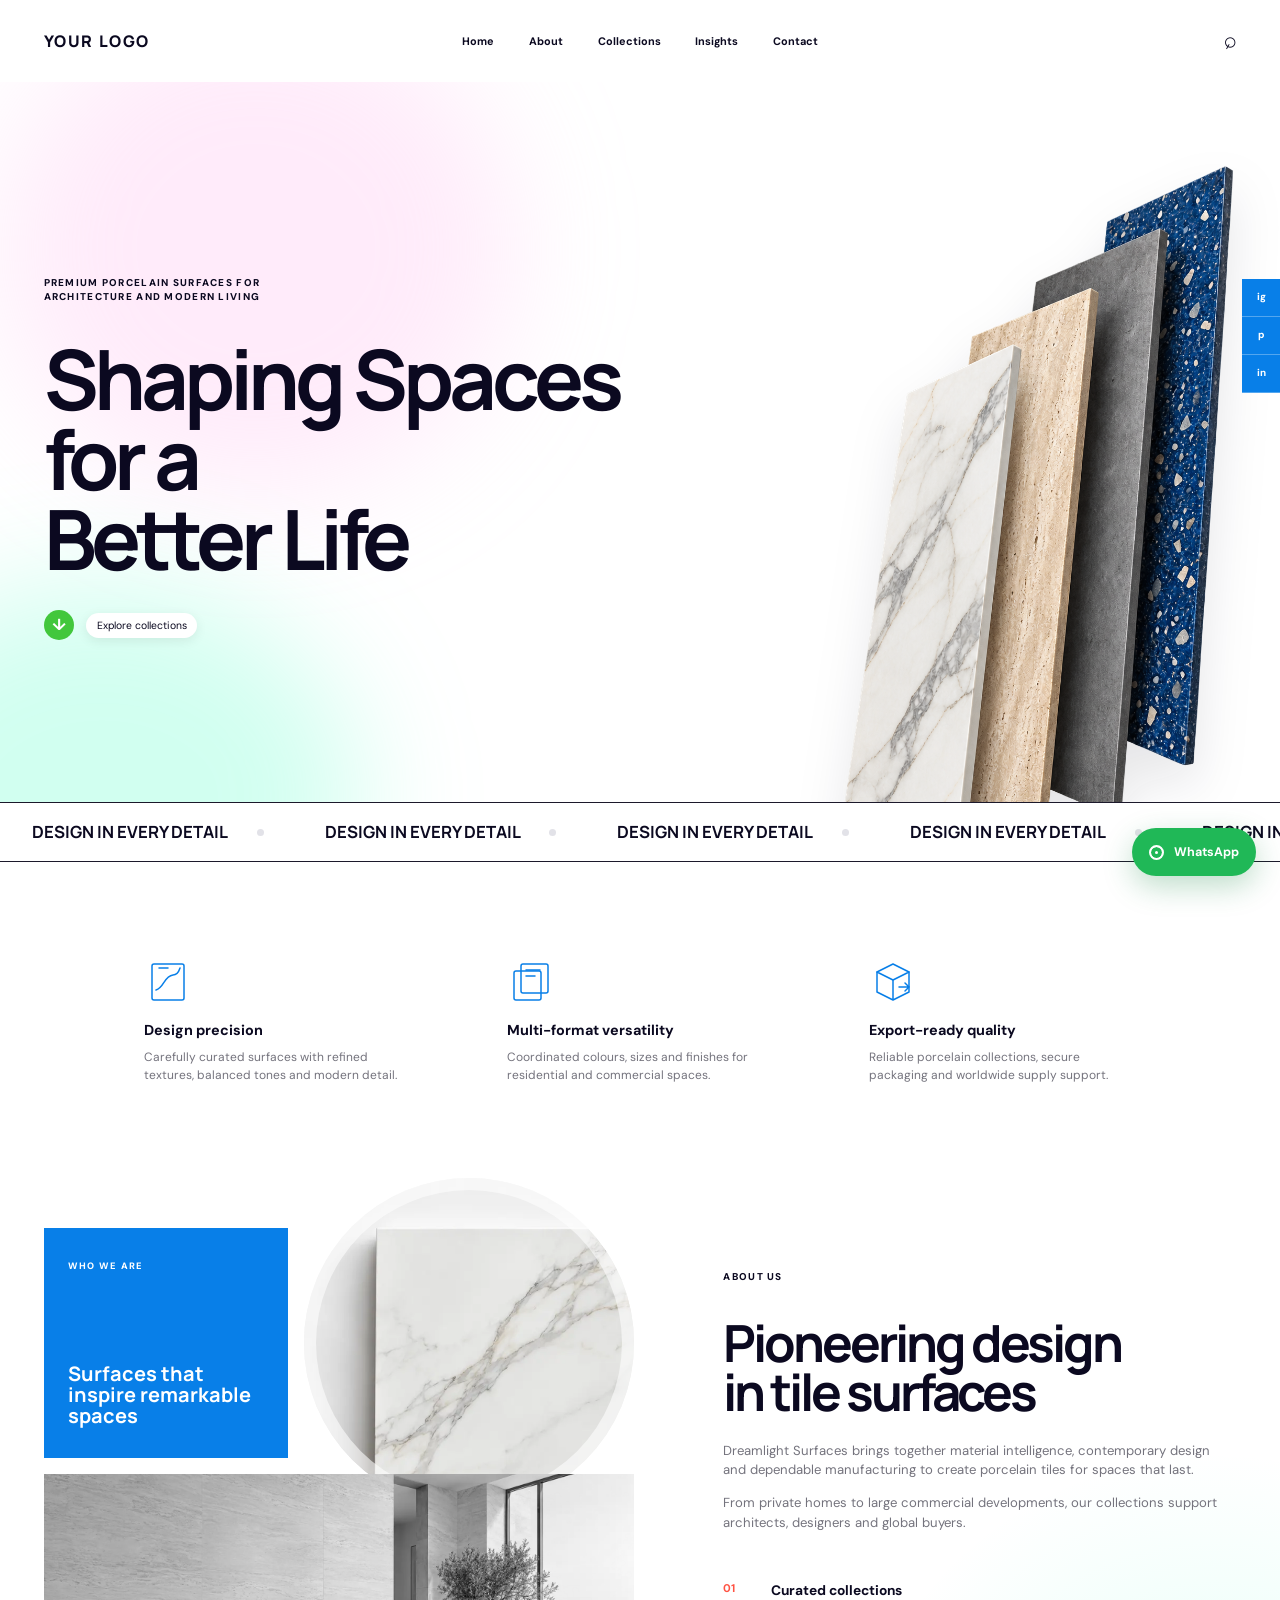
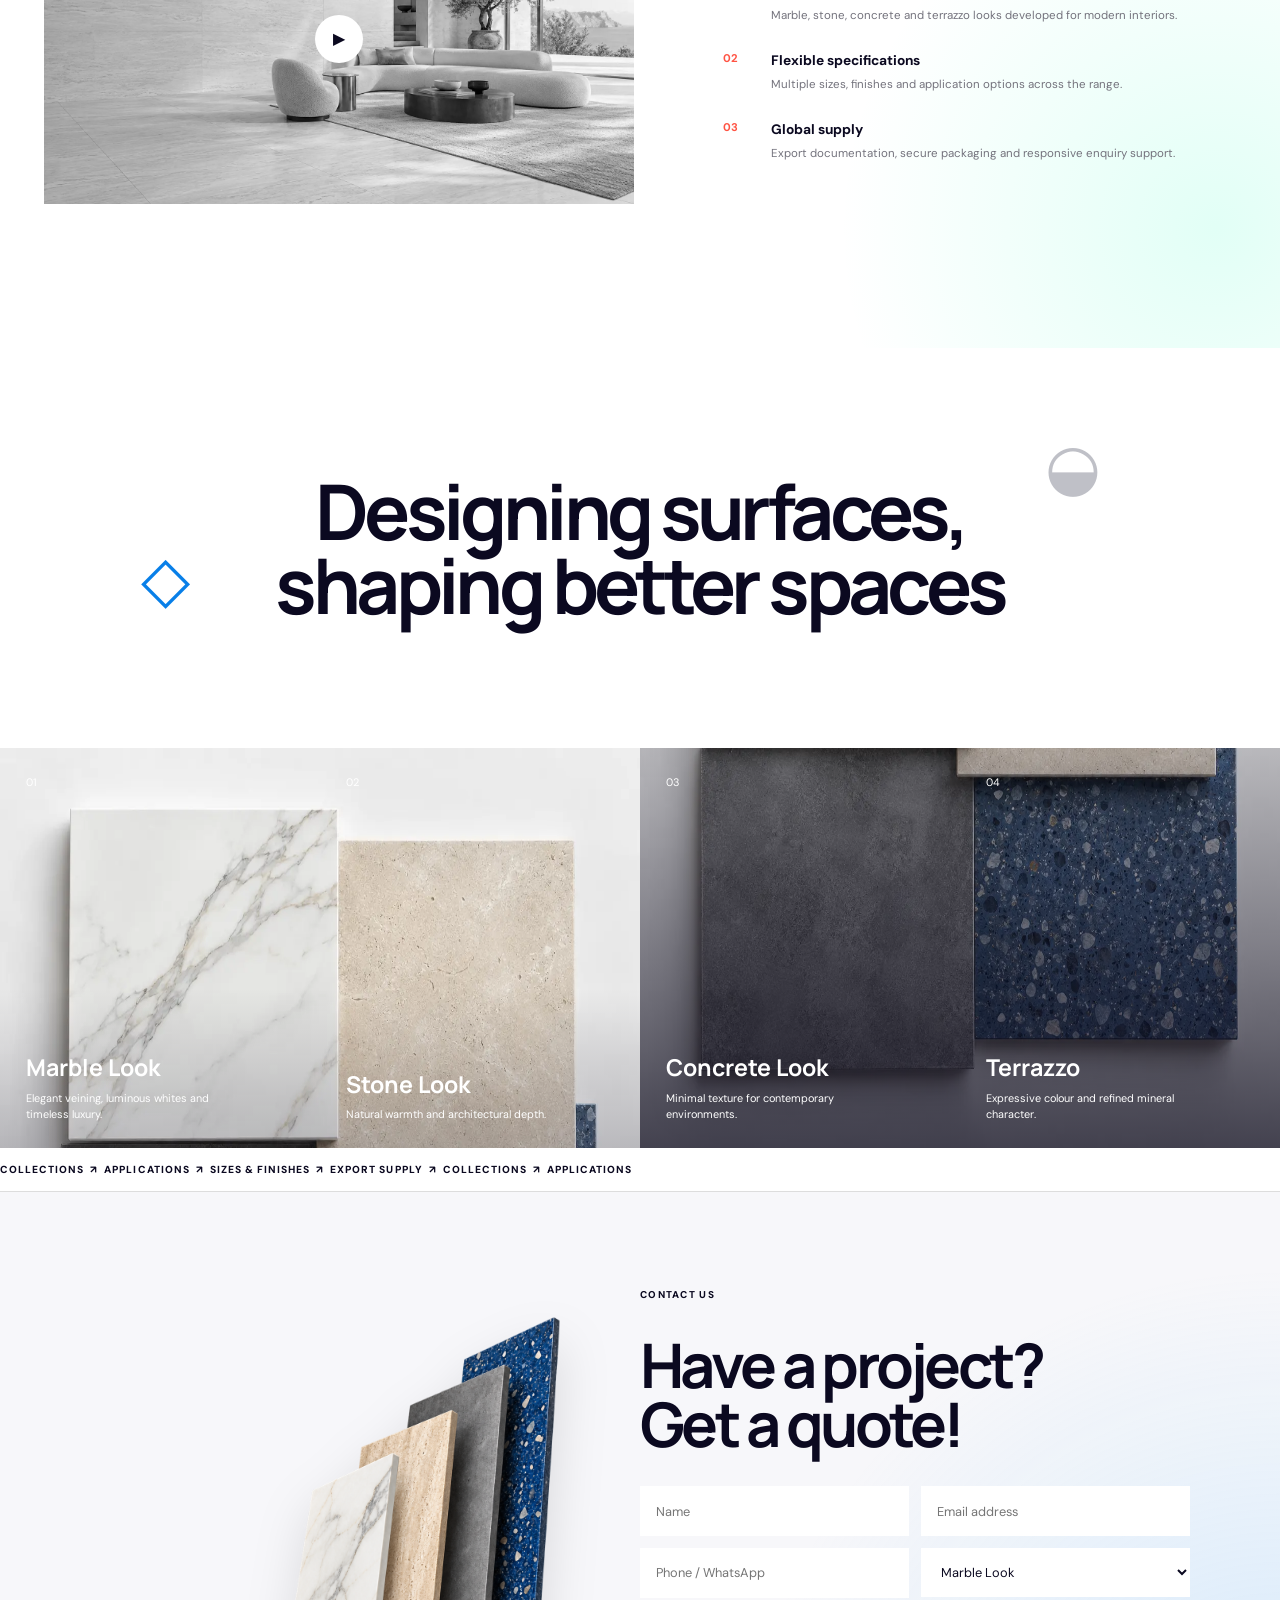
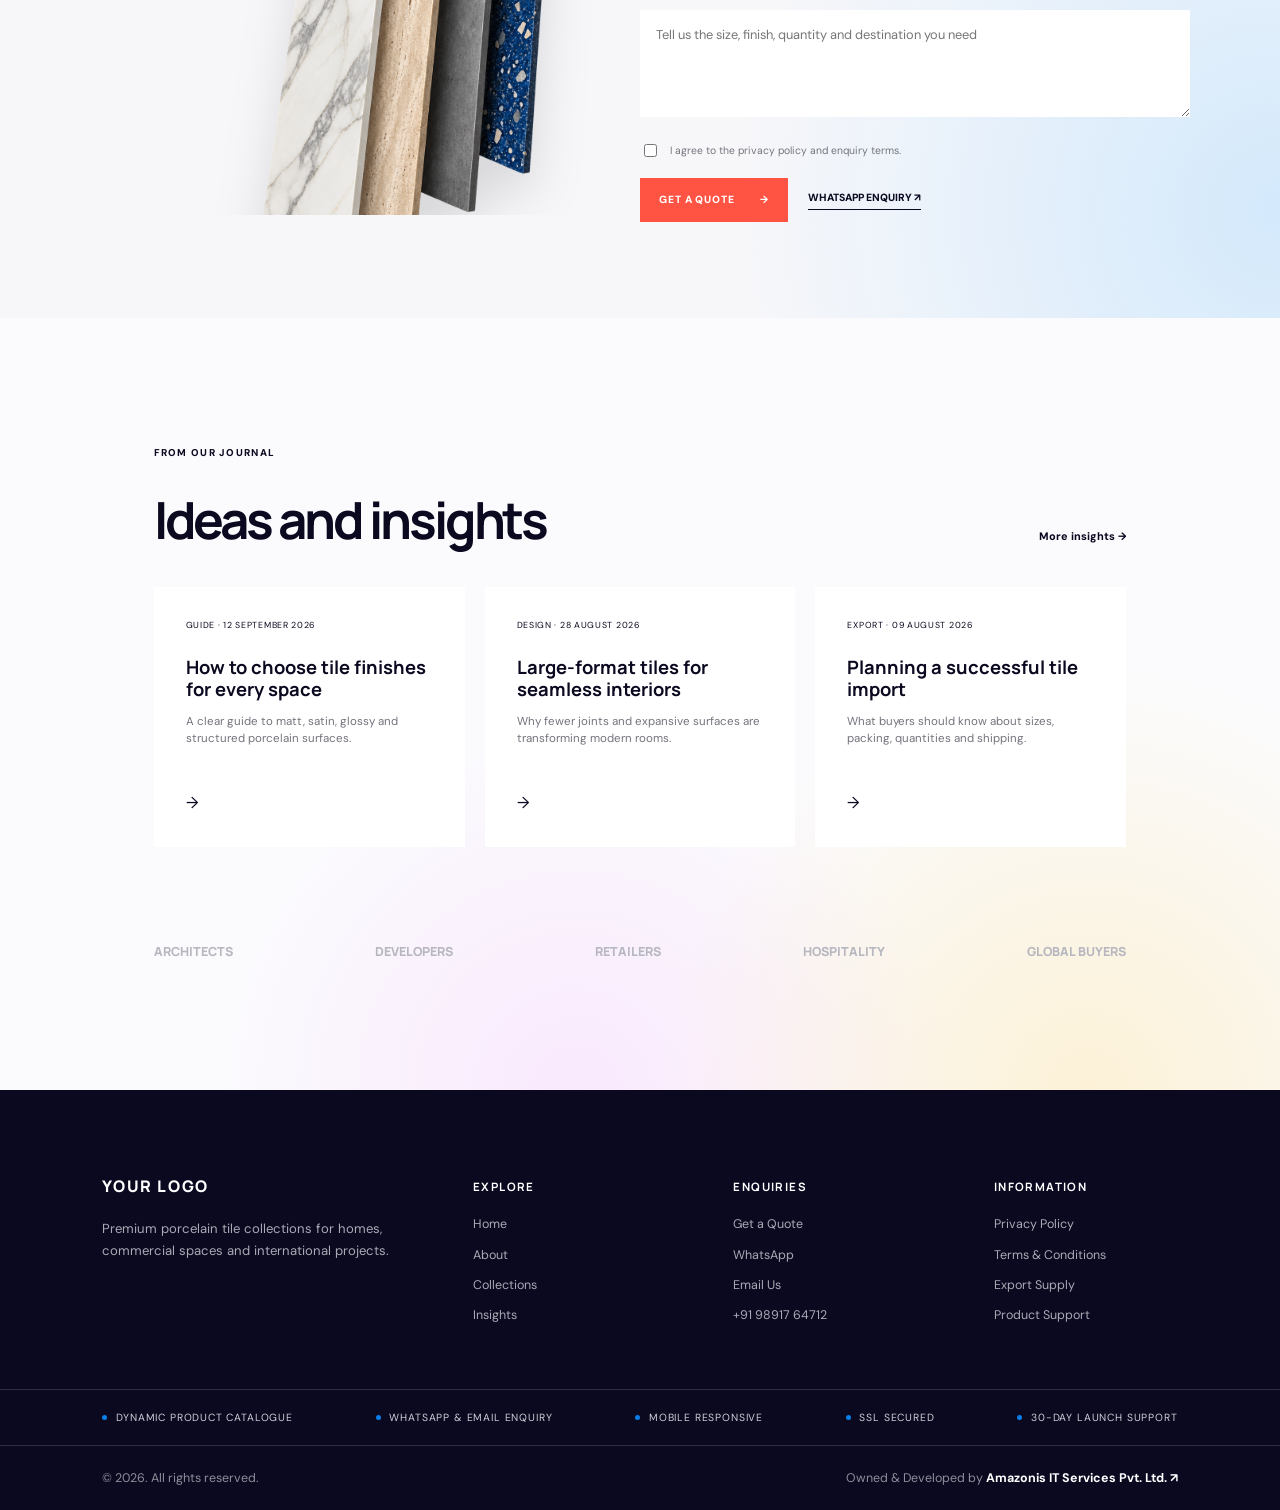
<file: index.html>
<!doctype html>
<html lang="en">
<head>
  <meta charset="UTF-8" />
  <meta name="viewport" content="width=device-width, initial-scale=1.0" />
  <meta name="description" content="Dreamlight Surfaces — premium porcelain tiles, architectural collections and export supply." />
  <title>Amazonis Technologies</title>
  <link rel="icon" href="./favicon.ico" sizes="any" />
  <link rel="preconnect" href="https://fonts.googleapis.com" />
  <link rel="preconnect" href="https://fonts.gstatic.com" crossorigin />
  <link href="https://fonts.googleapis.com/css2?family=DM+Sans:wght@400;500;600;700&family=Manrope:wght@500;600;700;800&display=swap" rel="stylesheet" />
  <link rel="stylesheet" href="./styles.css" />
</head>
<body>
  <a class="skip-link" href="#main">Skip to content</a>

  <header class="site-header" id="top">
    <a class="brand placeholder-logo" href="#top" aria-label="Home">YOUR LOGO</a>
    <nav class="desktop-nav" aria-label="Primary navigation">
      <a href="#top">Home</a><a href="#about">About</a><a href="#collections">Collections</a><a href="#insights">Insights</a><a href="#contact">Contact</a>
    </nav>
    <div class="header-tools">
      <a href="#contact" aria-label="Search collections" class="search-icon">⌕</a>
      <button class="menu-toggle" type="button" aria-label="Open menu" aria-expanded="false"><span></span><span></span></button>
    </div>
    <nav class="mobile-nav" aria-label="Mobile navigation"><a href="#top">Home</a><a href="#about">About</a><a href="#collections">Collections</a><a href="#insights">Insights</a><a href="#contact">Contact</a></nav>
  </header>

  <main id="main">
    <section class="hero" aria-labelledby="hero-title">
      <div class="hero-glow glow-pink"></div><div class="hero-glow glow-mint"></div>
      <div class="hero-copy reveal">
        <p class="overline">PREMIUM PORCELAIN SURFACES FOR<br />ARCHITECTURE AND MODERN LIVING</p>
        <h1 id="hero-title">Shaping Spaces<br />for a <span>Better Life</span></h1>
        <div class="hero-actions"><a class="round-arrow" href="#collections" aria-label="Explore collections">↓</a><a class="mini-link" href="#collections">Explore collections</a></div>
      </div>
      <div class="hero-object reveal"><img src="./assets/tile-slab-sculpture.png" alt="Four floating porcelain tile slabs in marble, stone, concrete and terrazzo finishes" /></div>
    </section>

    <div class="ticker" aria-label="Design in every detail">
      <div class="ticker-track">
        <div class="ticker-group"><span>DESIGN IN EVERY DETAIL</span><i></i><span>DESIGN IN EVERY DETAIL</span><i></i><span>DESIGN IN EVERY DETAIL</span><i></i><span>DESIGN IN EVERY DETAIL</span><i></i></div>
        <div class="ticker-group" aria-hidden="true"><span>DESIGN IN EVERY DETAIL</span><i></i><span>DESIGN IN EVERY DETAIL</span><i></i><span>DESIGN IN EVERY DETAIL</span><i></i><span>DESIGN IN EVERY DETAIL</span><i></i></div>
      </div>
    </div>

    <section class="feature-row" aria-label="Tile qualities">
      <article class="reveal"><span class="feature-icon"><svg viewBox="0 0 48 48" aria-hidden="true"><rect x="8" y="6" width="32" height="36" rx="2"/><path d="M12 32c8-2 8-14 17-15 5 0 6-4 7-7"/><path d="M15 10h9"/></svg></span><h3>Design precision</h3><p>Carefully curated surfaces with refined textures, balanced tones and modern detail.</p></article>
      <article class="reveal"><span class="feature-icon"><svg viewBox="0 0 48 48" aria-hidden="true"><rect x="7" y="13" width="27" height="29" rx="2"/><rect x="14" y="6" width="27" height="29" rx="2"/><path d="M19 12h14M19 18h9"/></svg></span><h3>Multi-format versatility</h3><p>Coordinated colours, sizes and finishes for residential and commercial spaces.</p></article>
      <article class="reveal"><span class="feature-icon"><svg viewBox="0 0 48 48" aria-hidden="true"><path d="M8 14l16-8 16 8-16 8-16-8Z"/><path d="M8 14v20l16 8 16-8V14M24 22v20"/><path d="M30 29h10M36 25l4 4-4 4"/></svg></span><h3>Export-ready quality</h3><p>Reliable porcelain collections, secure packaging and worldwide supply support.</p></article>
    </section>

    <section class="about section" id="about">
      <div class="about-collage reveal">
        <div class="blue-card"><span>WHO WE ARE</span><strong>Surfaces that inspire remarkable spaces</strong></div>
        <div class="round-sample" aria-hidden="true"></div>
        <div class="about-photo"><img src="./assets/dreamlight-hero.webp" alt="Premium porcelain tiles in a contemporary interior" /><button class="play" id="play-story" type="button" aria-label="Play founder story">▶</button></div>
      </div>
      <div class="about-copy reveal">
        <p class="overline">ABOUT US</p>
        <h2>Pioneering design<br />in tile surfaces</h2>
        <p>Dreamlight Surfaces brings together material intelligence, contemporary design and dependable manufacturing to create porcelain tiles for spaces that last.</p>
        <p>From private homes to large commercial developments, our collections support architects, designers and global buyers.</p>
        <div class="about-points">
          <div><b>01</b><h3>Curated collections</h3><p>Marble, stone, concrete and terrazzo looks developed for modern interiors.</p></div>
          <div><b>02</b><h3>Flexible specifications</h3><p>Multiple sizes, finishes and application options across the range.</p></div>
          <div><b>03</b><h3>Global supply</h3><p>Export documentation, secure packaging and responsive enquiry support.</p></div>
        </div>
      </div>
    </section>

    <section class="big-statement reveal" aria-label="Brand statement"><span class="decor decor-left">◇</span><h2>Designing surfaces,<br />shaping better spaces</h2><span class="decor decor-right">◒</span></section>

    <section class="collections" id="collections" aria-labelledby="collections-title">
      <h2 class="sr-only" id="collections-title">Tile collections</h2>
      <a class="collection marble" href="#contact"><span>01</span><div><h3>Marble Look</h3><p>Elegant veining, luminous whites and timeless luxury.</p></div></a>
      <a class="collection stone" href="#contact"><span>02</span><div><h3>Stone Look</h3><p>Natural warmth and architectural depth.</p></div></a>
      <a class="collection concrete" href="#contact"><span>03</span><div><h3>Concrete Look</h3><p>Minimal texture for contemporary environments.</p></div></a>
      <a class="collection terrazzo" href="#contact"><span>04</span><div><h3>Terrazzo</h3><p>Expressive colour and refined mineral character.</p></div></a>
    </section>

    <div class="focus-band"><div>COLLECTIONS &nbsp;↗&nbsp; APPLICATIONS &nbsp;↗&nbsp; SIZES &amp; FINISHES &nbsp;↗&nbsp; EXPORT SUPPLY &nbsp;↗&nbsp; COLLECTIONS &nbsp;↗&nbsp; APPLICATIONS</div></div>

    <section class="contact-zone" id="contact">
      <div class="contact-visual reveal"><img src="./assets/tile-slab-sculpture.png" alt="Porcelain tile collection samples" /></div>
      <div class="contact-form-wrap reveal">
        <p class="overline">CONTACT US</p><h2>Have a project?<br />Get a quote!</h2>
        <form id="enquiry-form">
          <div class="two"><label><span>Name</span><input name="name" required placeholder="Name" /></label><label><span>Email</span><input name="email" type="email" required placeholder="Email address" /></label></div>
          <div class="two"><label><span>Phone</span><input name="phone" placeholder="Phone / WhatsApp" /></label><label><span>Interest</span><select name="interest"><option>Marble Look</option><option>Stone Look</option><option>Concrete Look</option><option>Terrazzo</option><option>Other collection</option></select></label></div>
          <label><span>Message</span><textarea name="message" rows="4" placeholder="Tell us the size, finish, quantity and destination you need"></textarea></label>
          <label class="consent"><input type="checkbox" required /> <span>I agree to the privacy policy and enquiry terms.</span></label>
          <div class="form-actions"><button class="cta" type="submit">GET A QUOTE <b>→</b></button><a class="whatsapp" href="https://wa.me/919891764712?text=Hello%2C%20I%20am%20interested%20in%20your%20tile%20collections.%20Please%20share%20details." target="_blank" rel="noopener">WHATSAPP ENQUIRY ↗</a></div>
        </form>
      </div>
    </section>

    <section class="insights" id="insights">
      <div class="insight-head reveal"><div><p class="overline">FROM OUR JOURNAL</p><h2>Ideas and insights</h2></div><a href="#contact">More insights →</a></div>
      <div class="insight-grid">
        <article class="reveal"><small>GUIDE · 12 SEPTEMBER 2026</small><h3>How to choose tile finishes for every space</h3><p>A clear guide to matt, satin, glossy and structured porcelain surfaces.</p><a href="#contact">→</a></article>
        <article class="reveal"><small>DESIGN · 28 AUGUST 2026</small><h3>Large-format tiles for seamless interiors</h3><p>Why fewer joints and expansive surfaces are transforming modern rooms.</p><a href="#contact">→</a></article>
        <article class="reveal"><small>EXPORT · 09 AUGUST 2026</small><h3>Planning a successful tile import</h3><p>What buyers should know about sizes, packing, quantities and shipping.</p><a href="#contact">→</a></article>
      </div>
      <div class="trust-row reveal"><span>ARCHITECTS</span><span>DEVELOPERS</span><span>RETAILERS</span><span>HOSPITALITY</span><span>GLOBAL BUYERS</span></div>
    </section>
  </main>

  <footer class="site-footer">
    <div class="footer-main">
      <div class="footer-about"><a class="brand placeholder-logo footer-brand" href="#top">YOUR LOGO</a><p>Premium porcelain tile collections for homes, commercial spaces and international projects.</p></div>
      <nav><b>Explore</b><a href="#top">Home</a><a href="#about">About</a><a href="#collections">Collections</a><a href="#insights">Insights</a></nav>
      <nav><b>Enquiries</b><a href="#contact">Get a Quote</a><a href="https://wa.me/919891764712" target="_blank" rel="noopener">WhatsApp</a><a href="mailto:info@dreamlightimexports.com">Email Us</a><a href="tel:+919891764712">+91 98917 64712</a></nav>
      <nav><b>Information</b><a href="./privacy-policy.html">Privacy Policy</a><a href="./terms-and-conditions.html">Terms &amp; Conditions</a><a href="#contact">Export Supply</a><a href="#contact">Product Support</a></nav>
    </div>
    <div class="footer-services" aria-label="Website services"><span>Dynamic Product Catalogue</span><span>WhatsApp &amp; Email Enquiry</span><span>Mobile Responsive</span><span>SSL Secured</span><span>30-Day Launch Support</span></div>
    <div class="footer-bottom"><p>© 2026. All rights reserved.</p><p>Owned &amp; Developed by <a href="https://amazonis.in/" target="_blank" rel="noopener">Amazonis IT Services Pvt. Ltd. ↗</a></p></div>
  </footer>

  <aside class="social-rail" aria-label="Social links"><a href="#" aria-label="Instagram">ig</a><a href="#" aria-label="Pinterest">p</a><a href="#" aria-label="LinkedIn">in</a></aside>
  <a class="chat" href="https://wa.me/919891764712" target="_blank" rel="noopener" aria-label="Chat on WhatsApp"><i></i><span>WhatsApp</span></a>
  <div class="toast" id="toast" role="status" aria-live="polite">Thank you — your tile enquiry is ready.</div>

  <div class="modal" id="story-modal" hidden><div class="modal-card"><button type="button" class="modal-close" aria-label="Close video">×</button><div class="video-placeholder"><span>▶</span></div><p class="overline">FOUNDER STORY</p><h2>Built around design, quality and lasting relationships.</h2><p>Founder video can be connected here from YouTube, Vimeo or the website media library.</p></div></div>
  <script src="./app.js"></script>
</body>
</html>
</file>
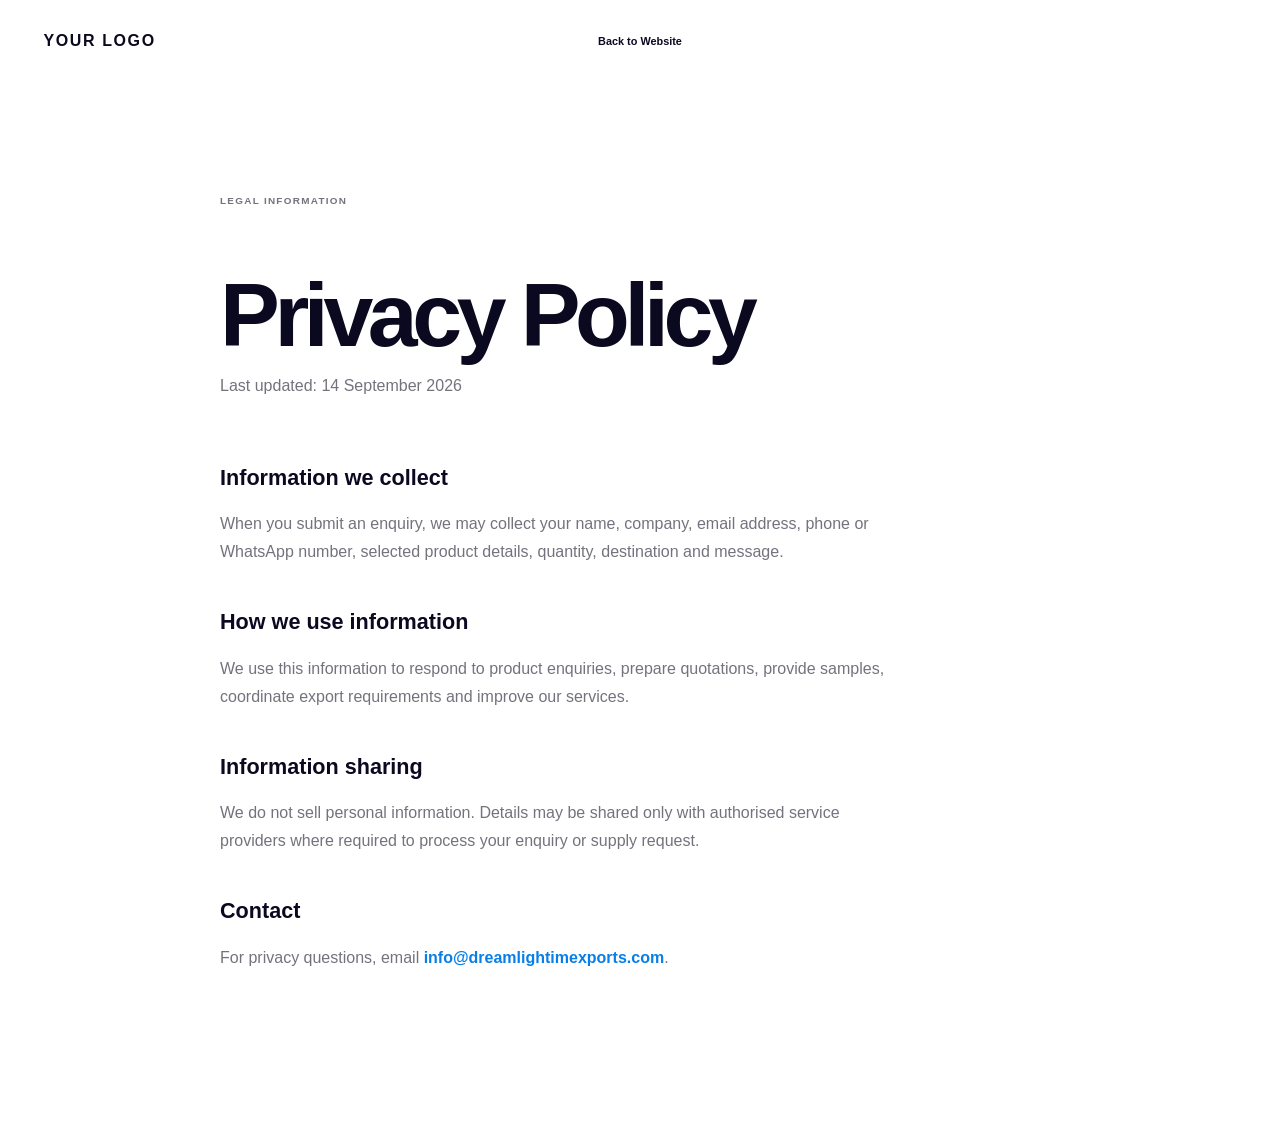
<file: privacy-policy.html>
<!doctype html><html lang="en"><head><meta charset="UTF-8"><meta name="viewport" content="width=device-width,initial-scale=1"><title>Privacy Policy | Amazonis Technologies</title><link rel="icon" href="./favicon.ico" sizes="any"><link rel="stylesheet" href="./styles.css"></head><body><header class="site-header"><a class="brand placeholder-logo" href="./index.html">YOUR LOGO</a><nav class="desktop-nav"><a href="./index.html">Back to Website</a></nav></header><main class="legal-page"><p class="overline">LEGAL INFORMATION</p><h1>Privacy Policy</h1><p>Last updated: 14 September 2026</p><section><h2>Information we collect</h2><p>When you submit an enquiry, we may collect your name, company, email address, phone or WhatsApp number, selected product details, quantity, destination and message.</p><h2>How we use information</h2><p>We use this information to respond to product enquiries, prepare quotations, provide samples, coordinate export requirements and improve our services.</p><h2>Information sharing</h2><p>We do not sell personal information. Details may be shared only with authorised service providers where required to process your enquiry or supply request.</p><h2>Contact</h2><p>For privacy questions, email <a href="mailto:info@dreamlightimexports.com">info@dreamlightimexports.com</a>.</p></section></main></body></html>
</file>
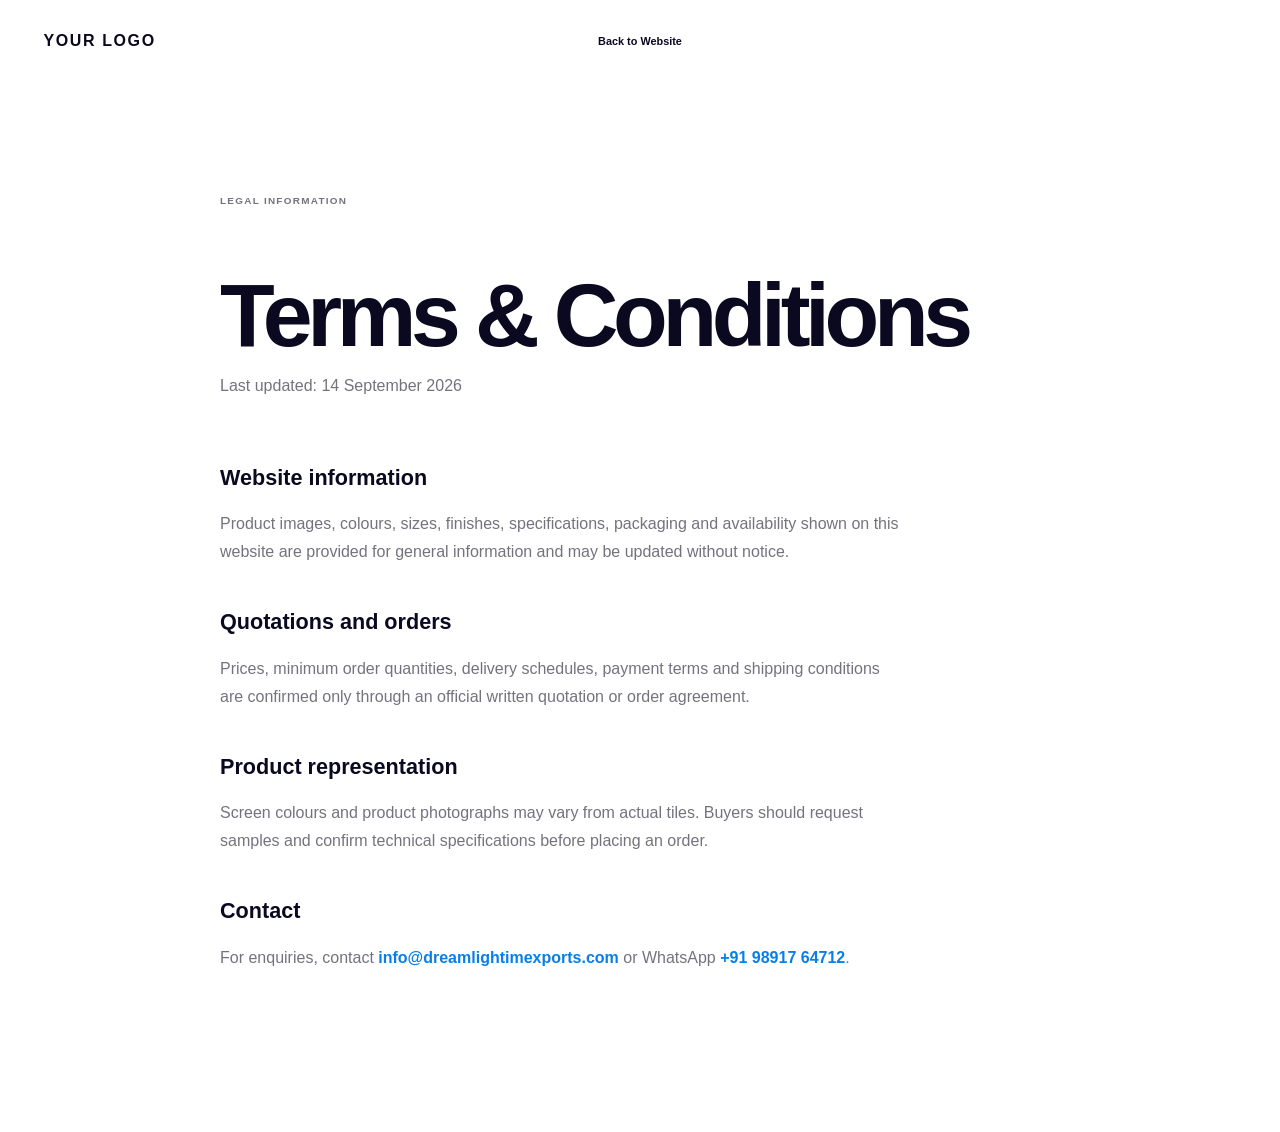
<file: terms-and-conditions.html>
<!doctype html><html lang="en"><head><meta charset="UTF-8"><meta name="viewport" content="width=device-width,initial-scale=1"><title>Terms &amp; Conditions | Amazonis Technologies</title><link rel="icon" href="./favicon.ico" sizes="any"><link rel="stylesheet" href="./styles.css"></head><body><header class="site-header"><a class="brand placeholder-logo" href="./index.html">YOUR LOGO</a><nav class="desktop-nav"><a href="./index.html">Back to Website</a></nav></header><main class="legal-page"><p class="overline">LEGAL INFORMATION</p><h1>Terms &amp; Conditions</h1><p>Last updated: 14 September 2026</p><section><h2>Website information</h2><p>Product images, colours, sizes, finishes, specifications, packaging and availability shown on this website are provided for general information and may be updated without notice.</p><h2>Quotations and orders</h2><p>Prices, minimum order quantities, delivery schedules, payment terms and shipping conditions are confirmed only through an official written quotation or order agreement.</p><h2>Product representation</h2><p>Screen colours and product photographs may vary from actual tiles. Buyers should request samples and confirm technical specifications before placing an order.</p><h2>Contact</h2><p>For enquiries, contact <a href="mailto:info@dreamlightimexports.com">info@dreamlightimexports.com</a> or WhatsApp <a href="https://wa.me/919891764712">+91 98917 64712</a>.</p></section></main></body></html>
</file>
<file: styles.css>
:root{--ink:#0b0920;--blue:#087fe8;--red:#ff5343;--muted:#74737d;--line:#dcdce3;--paper:#fff;--max:1280px}
*{box-sizing:border-box}html{scroll-behavior:smooth}body{margin:0;background:#fff;color:var(--ink);font-family:"DM Sans",Arial,sans-serif;line-height:1.5;overflow-x:hidden}body.no-scroll{overflow:hidden}a{color:inherit;text-decoration:none}img{display:block;max-width:100%}button,input,textarea,select{font:inherit}.skip-link{position:fixed;left:1rem;top:-100px;background:var(--ink);color:#fff;padding:.7rem 1rem;z-index:200}.skip-link:focus{top:1rem}.sr-only{position:absolute!important;width:1px;height:1px;padding:0;margin:-1px;overflow:hidden;clip:rect(0,0,0,0);white-space:nowrap;border:0}
.site-header{height:82px;padding:0 3.4vw;display:grid;grid-template-columns:1fr auto 1fr;align-items:center;gap:2rem;position:relative;z-index:50;background:rgba(255,255,255,.96)}.site-header.stuck{position:fixed;inset:0 0 auto;box-shadow:0 10px 30px rgba(14,11,35,.07);height:70px}.brand{display:inline-flex;align-items:center;gap:.65rem;justify-self:start;font-family:"Manrope",sans-serif;font-size:.68rem;line-height:.9;letter-spacing:.04em}.brand b{font-weight:800}.brand small{display:block;font-size:.48rem;letter-spacing:.18em;margin-top:.28rem;font-weight:600}.brand-symbol{width:31px;height:29px;display:grid;place-items:center;position:relative;font-size:1rem;font-weight:800;border:2px solid var(--ink);letter-spacing:-.3em;padding-right:.3em}.brand-symbol span{color:var(--blue)}.desktop-nav{display:flex;gap:clamp(1.2rem,2.7vw,2.7rem);font-size:.68rem;font-weight:700}.desktop-nav a{padding:.6rem 0;position:relative}.desktop-nav a:after{content:"";position:absolute;left:0;right:100%;bottom:.25rem;height:1px;background:var(--ink);transition:right .25s}.desktop-nav a:hover:after{right:0}.header-tools{justify-self:end;display:flex;align-items:center;gap:1rem}.search-icon{font-size:1.4rem;transform:rotate(-15deg)}.menu-toggle{border:0;background:transparent;width:38px;padding:8px;display:none}.menu-toggle span{height:2px;background:var(--ink);display:block;margin:5px}.mobile-nav{display:none}
.hero{height:min(720px,calc(100vh - 82px));min-height:600px;position:relative;display:grid;grid-template-columns:1.05fr .95fr;overflow:hidden;background:#fff}.hero-glow{position:absolute;border-radius:50%;filter:blur(60px);pointer-events:none}.glow-pink{width:40vw;height:38vw;left:0;top:-6vw;background:rgba(255,190,238,.30)}.glow-mint{width:40vw;height:33vw;left:-12vw;bottom:-16vw;background:rgba(91,255,202,.28)}.hero-copy{padding:8.5rem 1rem 4rem 3.4vw;z-index:2;align-self:center}.overline{font-size:.62rem;line-height:1.5;letter-spacing:.13em;font-weight:800;margin:0 0 2.1rem;text-transform:uppercase}.hero h1,.about h2,.contact-form-wrap h2,.insights h2,.big-statement h2{font-family:"Manrope",sans-serif;letter-spacing:-.06em;line-height:.96;margin:0}.hero h1{font-size:clamp(3.6rem,6.5vw,7rem);max-width:780px;font-weight:700}.hero h1 span{display:block}.hero-actions{display:flex;align-items:center;gap:.8rem;margin-top:2rem}.round-arrow{width:30px;height:30px;border-radius:50%;display:grid;place-items:center;background:#42c73c;color:#fff;font-weight:800}.mini-link{font-size:.65rem;background:#fff;border-radius:20px;padding:.3rem .65rem;box-shadow:0 3px 12px rgba(0,0,0,.08)}.hero-object{position:relative;display:grid;place-items:center;height:100%;z-index:1}.hero-object img{height:88%;width:100%;object-fit:contain;object-position:center;filter:drop-shadow(0 24px 25px rgba(12,10,31,.1))}.ticker{height:60px;border-block:1px solid #1c192b;display:flex;align-items:center;overflow:hidden}.ticker div{white-space:nowrap;font-family:"Manrope";font-weight:700;font-size:1.05rem;animation:scroll 28s linear infinite}.ticker i{display:inline-block;width:7px;height:7px;background:#e2e2e8;border-radius:50%;margin:0 1.8rem}@keyframes scroll{to{transform:translateX(-50%)}}
.feature-row{max-width:1080px;margin:auto;padding:6rem 3.4vw 4rem;display:grid;grid-template-columns:repeat(3,1fr);gap:6rem}.feature-row h3{font-size:.9rem;margin:1rem 0 .4rem}.feature-row p{font-size:.75rem;color:var(--muted);margin:0;max-width:260px}.feature-icon{display:block;width:46px;height:46px;position:relative}.tile-outline{border:1px solid var(--ink);border-radius:48% 52% 46% 54%;transform:rotate(-25deg)}.tile-outline:after{content:"";position:absolute;inset:7px;border:1px solid #aaa;border-radius:45%}.stacked:before,.stacked:after{content:"";position:absolute;width:26px;height:34px;border:1px solid var(--ink);border-radius:50%;transform:rotate(-34deg)}.stacked:after{left:10px;top:5px;border-color:#888}.circle-tile{border:1px solid var(--ink);border-radius:50%;background:linear-gradient(135deg,#fff 40%,#d8d8de 41%,#fff 63%)}
.section{max-width:var(--max);margin:auto;padding:5rem 3.4vw 9rem}.about{display:grid;grid-template-columns:1.07fr .93fr;gap:7vw;align-items:center;background:radial-gradient(circle at 95% 85%,rgba(73,255,199,.16),transparent 27%)}.about-collage{display:grid;grid-template-columns:.85fr 1.15fr;grid-template-rows:230px 330px;gap:16px;position:relative}.blue-card{background:var(--blue);color:#fff;padding:2rem 1.5rem;display:flex;flex-direction:column;justify-content:space-between}.blue-card span{font-size:.58rem;letter-spacing:.14em;font-weight:800}.blue-card strong{font-family:"Manrope";font-size:1.25rem;line-height:1.05}.round-sample{border-radius:50%;background-image:url("./assets/tile-collection.webp");background-size:200% 200%;background-position:left top;align-self:center;aspect-ratio:1;box-shadow:inset 0 0 0 12px rgba(255,255,255,.58)}.about-photo{grid-column:1/3;position:relative;overflow:hidden}.about-photo img{width:100%;height:100%;object-fit:cover;filter:grayscale(1)}.play{position:absolute;inset:50% auto auto 50%;transform:translate(-50%,-50%);border:0;width:48px;height:48px;border-radius:50%;background:#fff;color:var(--ink);cursor:pointer}.about-copy h2{font-size:clamp(2.8rem,4vw,5.2rem);margin-bottom:1.5rem}.about-copy>p:not(.overline){color:var(--muted);font-size:.82rem;max-width:500px}.about-points{margin-top:3rem;display:grid;gap:1.6rem}.about-points>div{display:grid;grid-template-columns:32px 1fr;column-gap:1rem}.about-points b{grid-row:1/3;color:var(--red);font-size:.7rem}.about-points h3{font-size:.86rem;margin:0 0 .35rem}.about-points p{font-size:.72rem!important;margin:0;color:var(--muted)}
.big-statement{min-height:400px;display:grid;place-items:center;position:relative;text-align:center;padding:5rem 8vw}.big-statement h2{font-size:clamp(3rem,6vw,7rem);max-width:1100px}.decor{position:absolute;font-size:4rem;color:var(--blue);font-weight:200}.decor-left{left:11%;bottom:30%}.decor-right{right:14%;top:18%;color:#bfc0c7}.collections{display:grid;grid-template-columns:repeat(4,1fr);min-height:400px}.collection{position:relative;padding:1.6rem;display:flex;flex-direction:column;justify-content:space-between;color:#fff;overflow:hidden;background-image:linear-gradient(180deg,transparent 30%,rgba(9,7,25,.74)),url("./assets/tile-collection.webp");background-size:200% 200%;transition:filter .3s,transform .3s}.collection:hover{filter:saturate(1.15) brightness(1.07)}.collection span{font-size:.68rem}.collection h3{font-family:"Manrope";font-size:1.45rem;margin:0 0 .3rem}.collection p{font-size:.68rem;margin:0;max-width:220px}.collection.marble{background-position:left top}.collection.stone{background-position:right top}.collection.concrete{background-position:left bottom}.collection.terrazzo{background-position:right bottom}.focus-band{height:44px;overflow:hidden;display:flex;align-items:center;border-bottom:1px solid #ddd}.focus-band div{white-space:nowrap;font-size:.64rem;letter-spacing:.1em;font-weight:800}
.contact-zone{min-height:690px;display:grid;grid-template-columns:1fr 1fr;align-items:center;padding:6rem max(7vw,30px);background:radial-gradient(circle at 100% 85%,rgba(118,196,255,.28),transparent 38%),#f7f7fa}.contact-visual{height:560px;display:grid;place-items:center}.contact-visual img{width:82%;height:100%;object-fit:contain;filter:drop-shadow(0 24px 25px rgba(0,0,0,.13))}.contact-form-wrap{max-width:630px}.contact-form-wrap h2{font-size:clamp(3rem,4.8vw,5.8rem);margin-bottom:2rem}.contact-form-wrap form{display:grid;gap:12px}.two{display:grid;grid-template-columns:1fr 1fr;gap:12px}label{position:relative}label>span:first-child{position:absolute;width:1px;height:1px;overflow:hidden}input,textarea,select{width:100%;background:#fff;border:0;border-radius:0;padding:.95rem 1rem;color:var(--ink);font-size:.8rem;outline:1px solid transparent;transition:outline .2s}input:focus,textarea:focus,select:focus{outline:2px solid var(--blue)}textarea{resize:vertical}.consent{display:flex;align-items:center;gap:.6rem;font-size:.65rem;color:var(--muted);margin:.35rem 0}.consent input{width:auto}.consent span{position:static!important;width:auto!important;height:auto!important}.form-actions{display:flex;align-items:center;gap:1.3rem;flex-wrap:wrap}.cta{background:var(--red);color:#fff;border:0;padding:.9rem 1.2rem;font-size:.65rem;font-weight:800;letter-spacing:.08em;cursor:pointer}.cta b{margin-left:1.4rem}.whatsapp{font-size:.65rem;font-weight:800;border-bottom:1px solid var(--ink);padding-bottom:.2rem}
.insights{padding:8rem max(12vw,30px);background:radial-gradient(circle at 85% 100%,rgba(255,212,102,.25),transparent 32%),radial-gradient(circle at 45% 100%,rgba(242,180,255,.25),transparent 36%),#fbfbfd}.insight-head{display:flex;justify-content:space-between;align-items:end;max-width:1100px;margin:0 auto 2.7rem}.insight-head h2{font-size:clamp(2.5rem,4vw,4.8rem)}.insight-head>a{font-size:.68rem;font-weight:800}.insight-grid{display:grid;grid-template-columns:repeat(3,1fr);gap:20px;max-width:1100px;margin:auto}.insight-grid article{background:#fff;padding:2rem;min-height:260px;display:flex;flex-direction:column}.insight-grid small{font-size:.55rem;letter-spacing:.08em}.insight-grid h3{font-family:"Manrope";font-size:1.15rem;line-height:1.2;margin:1.5rem 0 .8rem}.insight-grid p{font-size:.72rem;color:var(--muted);margin:0}.insight-grid a{margin-top:auto}.trust-row{max-width:1100px;margin:6rem auto 0;display:flex;justify-content:space-between;gap:1rem;color:#b7b7c0;font-family:"Manrope";font-weight:800;font-size:.78rem}
footer{min-height:310px;padding:4.5rem max(12vw,30px) 2rem;display:grid;grid-template-columns:1.3fr 1fr 1fr .8fr;gap:2rem;align-items:start;font-size:.7rem;position:relative}footer p{margin:0;color:var(--muted)}footer nav{display:grid;gap:.7rem}.footer-brand{font-size:.7rem}.credit{position:absolute;left:max(12vw,30px);bottom:2rem}.credit a{color:var(--blue);font-weight:700}.social-rail{position:fixed;right:0;top:31%;z-index:60;display:grid}.social-rail a{width:38px;height:38px;display:grid;place-items:center;background:var(--blue);color:#fff;border-bottom:1px solid rgba(255,255,255,.3);font-size:.62rem;font-weight:800}.chat{position:fixed;left:14px;bottom:14px;z-index:60;background:#fff;border-radius:20px;padding:.42rem .7rem;box-shadow:0 3px 15px rgba(0,0,0,.14);display:flex;gap:.45rem;align-items:center;font-size:.62rem}.chat i{width:12px;height:12px;border-radius:50%;background:#42c73c}.toast{position:fixed;left:50%;bottom:25px;transform:translate(-50%,120px);background:var(--ink);color:#fff;padding:.8rem 1.2rem;z-index:100;opacity:0;transition:.3s;font-size:.8rem}.toast.show{opacity:1;transform:translate(-50%,0)}
.modal{position:fixed;inset:0;z-index:100;background:rgba(9,7,25,.84);display:grid;place-items:center;padding:1.5rem}.modal[hidden]{display:none}.modal-card{background:#fff;max-width:760px;width:100%;padding:1.3rem 2rem 2rem;position:relative}.modal-close{position:absolute;right:12px;top:7px;border:0;background:none;font-size:2rem;cursor:pointer}.video-placeholder{height:350px;background:linear-gradient(135deg,var(--blue),#0b0920);display:grid;place-items:center;color:#fff;margin:2rem 0}.video-placeholder span{width:60px;height:60px;border-radius:50%;background:#fff;color:var(--ink);display:grid;place-items:center}.modal-card h2{font-family:"Manrope";font-size:2rem;line-height:1.05;max-width:600px}.modal-card p:last-child{color:var(--muted);font-size:.8rem}.reveal{opacity:0;transform:translateY(24px);transition:opacity .7s ease,transform .7s ease}.reveal.visible{opacity:1;transform:none}
@media(max-width:900px){.site-header{grid-template-columns:1fr auto}.desktop-nav{display:none}.menu-toggle{display:block}.mobile-nav{display:none;position:absolute;top:82px;left:0;right:0;background:#fff;padding:1.4rem 3.4vw;border-top:1px solid var(--line);box-shadow:0 15px 30px rgba(0,0,0,.08)}.mobile-nav.open{display:grid}.mobile-nav a{padding:.8rem 0;border-bottom:1px solid #eee;font-weight:700}.hero{height:auto;min-height:760px;grid-template-columns:1fr}.hero-copy{padding:5rem 5vw 0}.hero h1{font-size:clamp(3.3rem,10vw,5.8rem)}.hero-object{height:430px}.hero-object img{height:115%;transform:translateY(-3%)}.feature-row{gap:2rem}.about{grid-template-columns:1fr;padding-top:7rem}.about-collage{max-width:680px}.about-copy{max-width:680px}.collections{grid-template-columns:repeat(2,1fr)}.collection{min-height:330px}.contact-zone{grid-template-columns:1fr;padding-top:3rem}.contact-visual{height:390px}.insights{padding-inline:5vw}.trust-row{flex-wrap:wrap}footer{padding-inline:5vw;grid-template-columns:1fr 1fr}.credit{left:5vw}}
@media(max-width:600px){.site-header{height:72px;padding-inline:20px}.site-header.stuck{height:64px}.brand b{display:none}.search-icon{display:none}.mobile-nav{top:72px}.hero{min-height:690px}.hero-copy{padding:4.5rem 20px 0}.overline{margin-bottom:1.4rem}.hero h1{font-size:3.55rem}.hero-object{height:340px}.ticker{height:50px}.ticker div{font-size:.88rem}.feature-row{grid-template-columns:1fr;padding:4rem 20px;gap:3rem}.feature-row p{font-size:.82rem}.section{padding-inline:20px}.about-collage{grid-template-rows:190px 250px;gap:10px}.blue-card{padding:1.2rem}.blue-card strong{font-size:1rem}.about{gap:4rem}.about-copy h2{font-size:2.9rem}.big-statement{min-height:320px;padding-inline:20px}.big-statement h2{font-size:3rem}.decor{font-size:2.2rem}.collections{grid-template-columns:1fr 1fr}.collection{min-height:290px;padding:1rem}.collection h3{font-size:1.05rem}.collection p{display:none}.contact-zone{padding:3rem 20px 5rem}.contact-visual{height:320px}.contact-form-wrap h2{font-size:3.25rem}.two{grid-template-columns:1fr}.insights{padding:6rem 20px}.insight-head{align-items:start}.insight-head>a{display:none}.insight-grid{grid-template-columns:1fr}.trust-row{display:grid;grid-template-columns:1fr 1fr;margin-top:3rem}.social-rail{display:none}footer{grid-template-columns:1fr;min-height:420px;padding:3rem 20px 5rem}.credit{left:20px}.video-placeholder{height:220px}}
@media(prefers-reduced-motion:reduce){html{scroll-behavior:auto}.ticker div{animation:none}.reveal{opacity:1;transform:none;transition:none}}

/* Final responsive containment fixes */
.placeholder-logo{font-size:1rem;font-weight:800;letter-spacing:.1em;line-height:1}
.hero{height:auto;min-height:720px}
.hero-copy{padding-top:6.5rem;padding-bottom:4.5rem}
.hero-object{height:720px;min-width:0}
.contact-zone{overflow:hidden;isolation:isolate}
.contact-visual{height:520px;overflow:hidden;position:relative;min-width:0}
.contact-visual img{width:74%;height:100%;max-height:100%;object-fit:contain;object-position:center}
.contact-form-wrap{position:relative;z-index:1}
.insights{position:relative;z-index:2}
.chat{left:auto;right:24px;bottom:24px;min-height:48px;border-radius:28px;padding:.75rem 1.05rem;background:#20b857;color:#fff;gap:.65rem;font-size:.78rem;font-weight:700;box-shadow:0 10px 30px rgba(22,132,63,.28)}
.chat i{width:15px;height:15px;background:#fff;box-shadow:inset 0 0 0 4px #20b857;border:2px solid #fff}
.chat:hover{transform:translateY(-2px);background:#159c48}
@media(max-width:900px){.hero{min-height:860px}.hero-object{height:430px}.contact-visual{height:360px}.contact-visual img{width:62%}}
@media(max-width:600px){.placeholder-logo{font-size:.88rem}.hero{min-height:720px}.hero-object{height:330px}.contact-visual{height:290px}.contact-visual img{width:72%}.chat{right:14px;bottom:14px;min-height:46px;padding:.7rem .9rem}}

/* Tile icons, seamless ticker and expanded footer */
.ticker>.ticker-track{display:flex;width:max-content;animation:ticker-loop 22s linear infinite}
.ticker .ticker-group{display:flex;align-items:center;flex-shrink:0;animation:none}
.ticker .ticker-group span{padding-left:2rem}
@keyframes ticker-loop{to{transform:translateX(-50%)}}
.feature-icon svg{width:48px;height:48px;fill:none;stroke:var(--blue);stroke-width:1.5;stroke-linecap:round;stroke-linejoin:round}
.site-footer{display:block;min-height:0;padding:0;background:#0b0920;color:#fff;font-size:.78rem}
.footer-main{display:grid;grid-template-columns:1.6fr repeat(3,1fr);gap:clamp(2rem,6vw,6rem);padding:5.5rem max(8vw,30px) 4rem}
.footer-about{max-width:290px}.footer-about .placeholder-logo{color:#fff;margin-bottom:1.5rem}.footer-about p{font-size:.82rem;line-height:1.7;color:#aaa9b4}
.site-footer nav{display:grid;align-content:start;gap:.72rem}.site-footer nav b{font-family:"Manrope";font-size:.72rem;text-transform:uppercase;letter-spacing:.12em;color:#fff;margin-bottom:.55rem}.site-footer nav a{color:#aaa9b4;transition:color .2s}.site-footer nav a:hover{color:#fff}
.footer-services{border-block:1px solid rgba(255,255,255,.15);padding:1.25rem max(8vw,30px);display:flex;flex-wrap:wrap;justify-content:space-between;gap:1rem;color:#cfced6;font-size:.65rem;text-transform:uppercase;letter-spacing:.08em}
.footer-services span{display:flex;align-items:center;gap:.55rem}.footer-services span:before{content:"";width:5px;height:5px;border-radius:50%;background:var(--blue)}
.footer-bottom{padding:1.4rem max(8vw,30px);display:flex;justify-content:space-between;gap:1rem}.footer-bottom p{color:#8e8d99}.footer-bottom a{color:#fff;font-weight:700}
@media(max-width:900px){.footer-main{grid-template-columns:1.4fr 1fr 1fr}.footer-main>nav:last-child{grid-column:2/4}.footer-services{justify-content:flex-start;gap:1rem 2rem}}
@media(max-width:600px){.ticker>.ticker-track{animation-duration:18s}.footer-main{grid-template-columns:1fr 1fr;padding:4rem 20px 3rem}.footer-about{grid-column:1/3}.footer-main>nav:last-child{grid-column:auto}.footer-services{padding-inline:20px;display:grid;grid-template-columns:1fr}.footer-bottom{padding:1.25rem 20px 5rem;display:grid}}
.legal-page{max-width:900px;margin:auto;padding:7rem 30px 9rem}.legal-page>h1{font-family:"Manrope",sans-serif;font-size:clamp(3.5rem,7vw,7rem);line-height:.95;letter-spacing:-.06em;margin:0 0 1rem}.legal-page>p{color:var(--muted);margin-bottom:4rem}.legal-page section{max-width:680px}.legal-page h2{font-family:"Manrope",sans-serif;font-size:1.35rem;margin:2.5rem 0 .7rem}.legal-page section p{color:var(--muted);line-height:1.75}.legal-page section a{color:var(--blue);font-weight:700}
</file>
